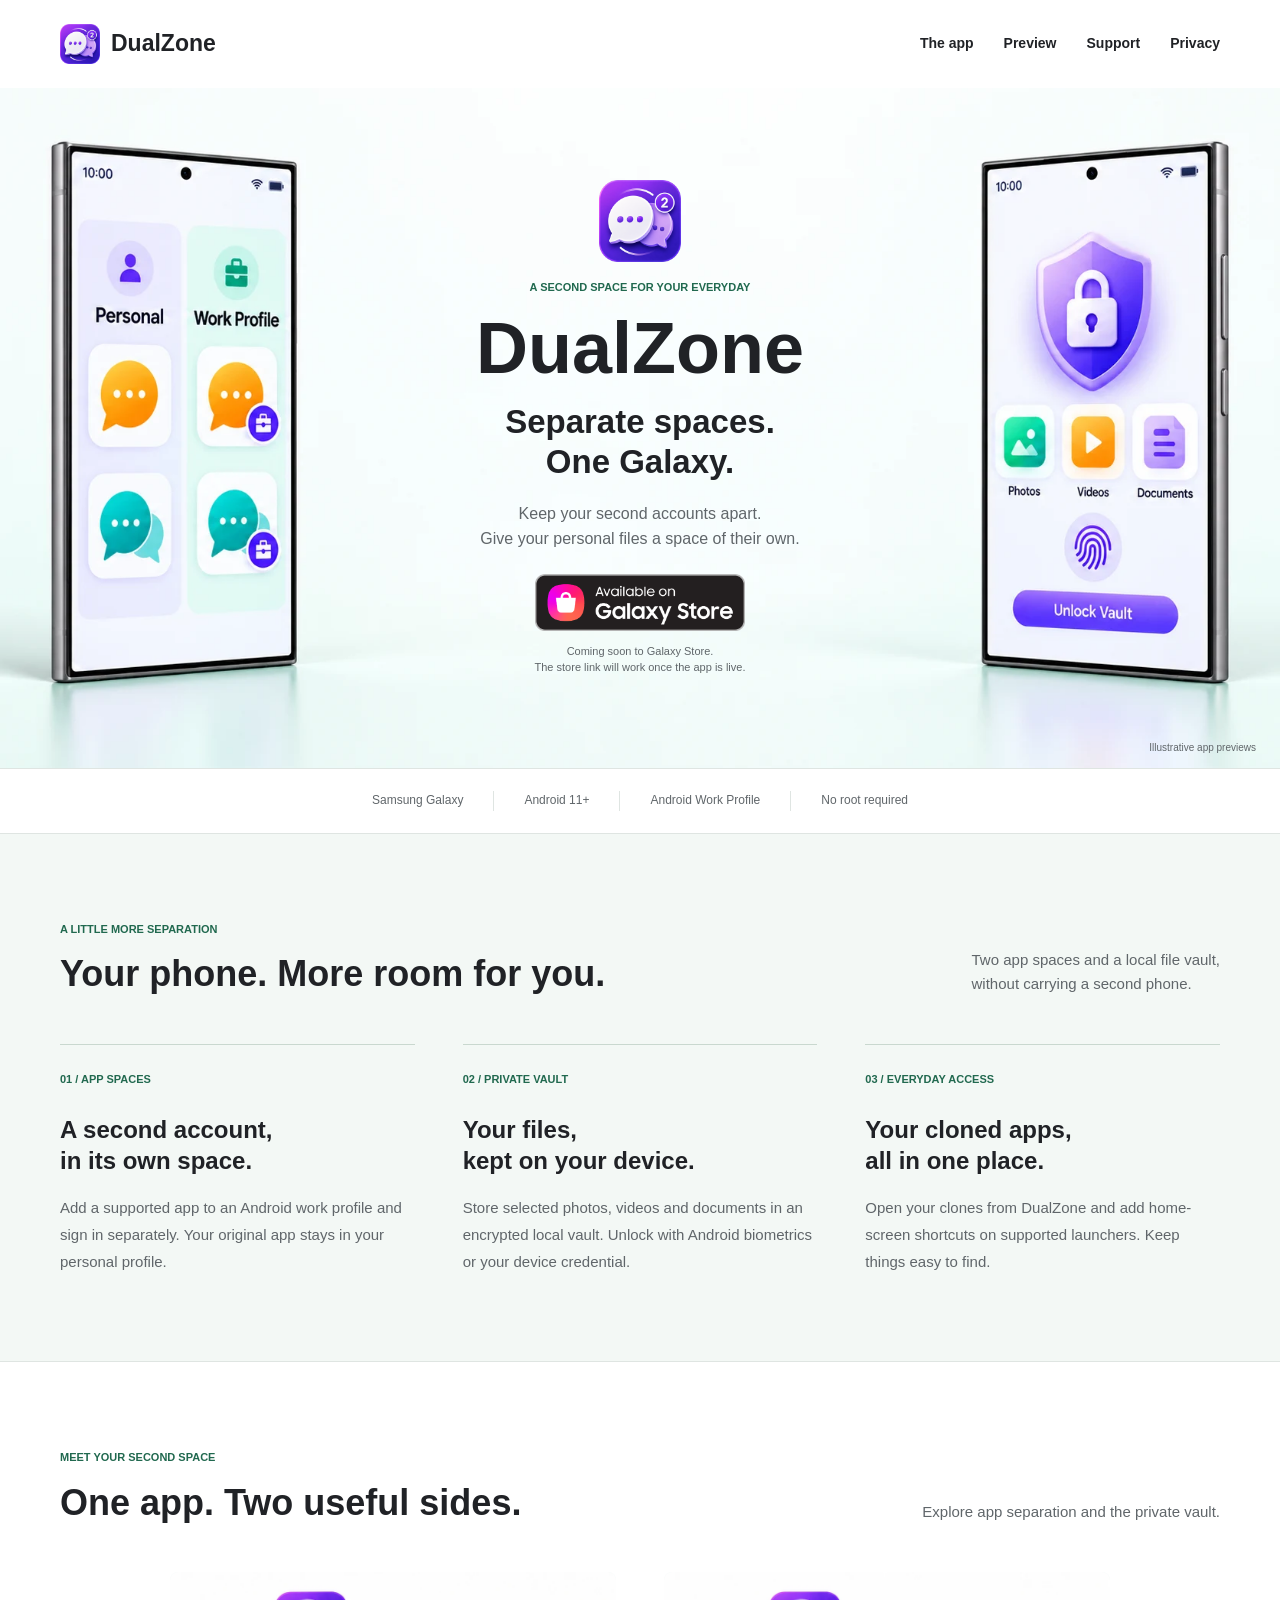
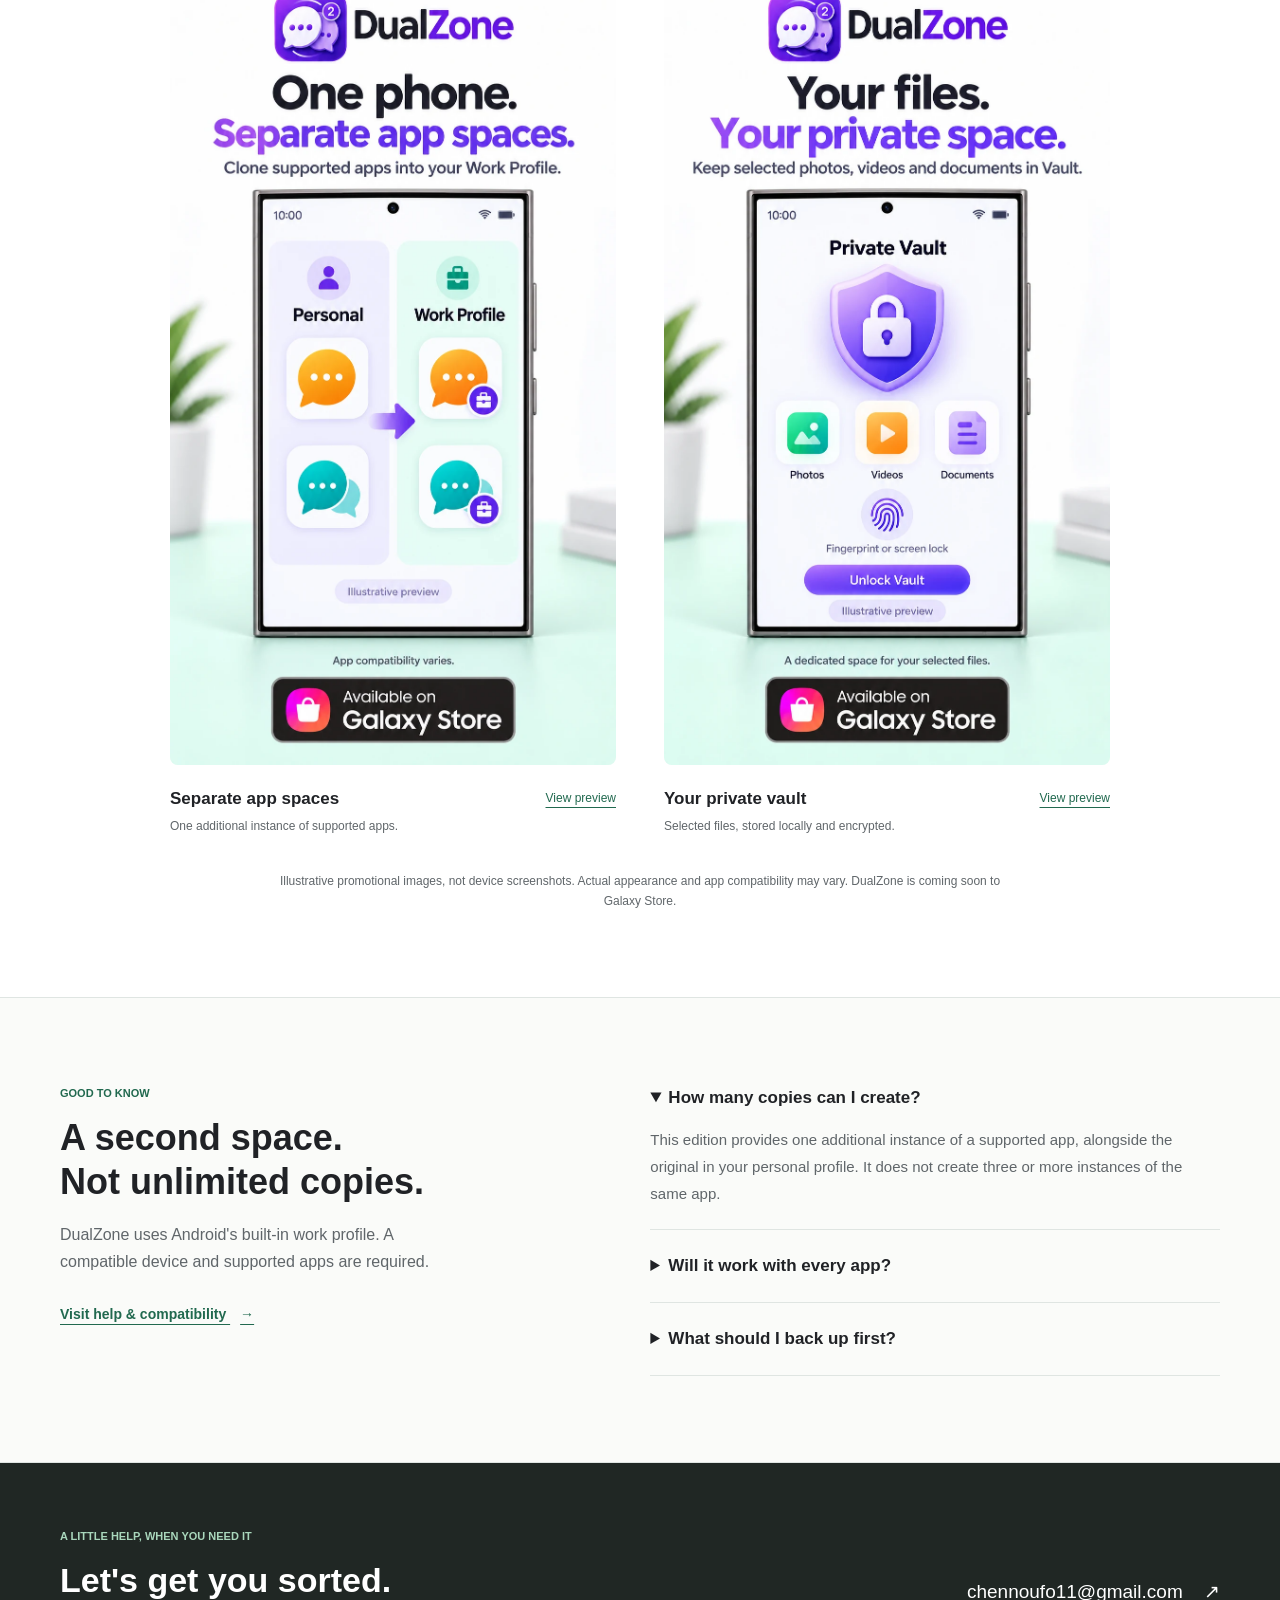
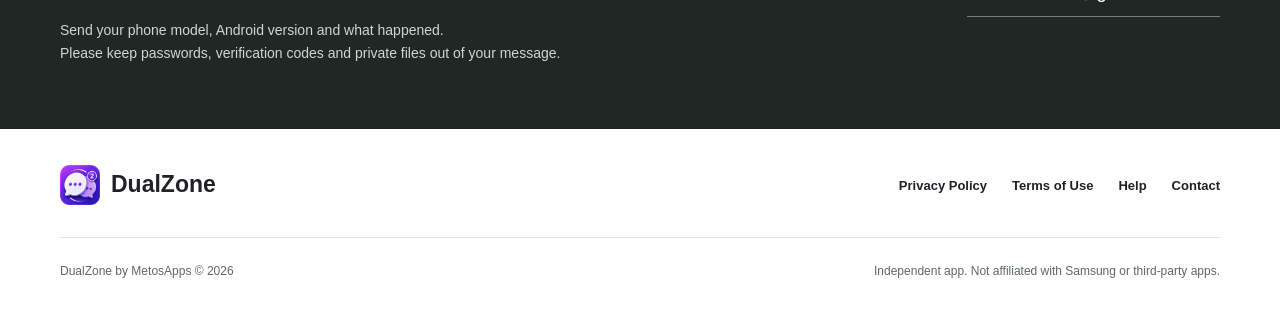
<file: docs/index.html>
<!doctype html>
<html lang="en">
<head>
  <meta charset="utf-8">
  <meta name="viewport" content="width=device-width, initial-scale=1">
  <title>DualZone | Separate spaces. One Galaxy.</title>
  <meta name="description" content="A second space for supported apps and an encrypted local file vault. Discover DualZone for Samsung Galaxy, get support, and read our privacy policy.">
  <meta name="theme-color" content="#f5faf8">
  <link rel="icon" href="assets/icon.png">
  <link rel="stylesheet" href="style.css">
  <link rel="canonical" href="https://metosapps.github.io/dualzone-samsung-config/">
  <meta property="og:title" content="DualZone | Separate spaces. One Galaxy.">
  <meta property="og:description" content="Keep your everyday and second accounts apart, with a local vault for selected files. Coming soon to Galaxy Store.">
  <meta property="og:image" content="https://metosapps.github.io/dualzone-samsung-config/assets/icon.png">
  <script src="site.js" defer></script>
</head>
<body>
  <a class="skip" href="#main">Skip to content</a>
  <header>
    <a class="brand" href="./" aria-label="DualZone home"><img src="assets/icon.png" width="40" height="40" alt="">DualZone</a>
    <nav aria-label="Main navigation"><a href="#features">The app</a><a href="#preview">Preview</a><a href="#support">Support</a><a href="privacy.html">Privacy</a></nav>
  </header>
  <main id="main">
    <section class="hero" aria-labelledby="hero-title">
      <img class="hero-scene" src="assets/hero.webp" width="1672" height="941" alt="" fetchpriority="high">
      <div class="hero-copy">
        <img class="hero-icon" src="assets/icon.png" width="100" height="100" alt="DualZone icon: two purple chat bubbles and a number two badge">
        <p class="eyebrow">A second space for your everyday</p>
        <h1 id="hero-title">DualZone</h1>
        <p class="hero-tagline">Separate spaces.<br> One Galaxy.</p>
        <p class="intro">Keep your second accounts apart.<br>Give your personal files a space of their own.</p>
        <a class="store-link" href="https://galaxystore.samsung.com/detail/com.dualzone.app" target="_blank" rel="noopener noreferrer" aria-label="Visit DualZone on Galaxy Store, coming soon, opens in a new tab" aria-describedby="store-status"><img src="assets/galaxy-store.png" width="652" height="177" alt="Galaxy Store"></a>
        <p class="store-status" id="store-status">Coming soon to Galaxy Store.<br>The store link will work once the app is live.</p>
      </div>
      <p class="scene-label">Illustrative app previews</p>
    </section>
    <div class="facts" aria-label="App requirements and features"><span>Samsung Galaxy</span><span>Android 11+</span><span>Android Work Profile</span><span>No root required</span></div>
    <section class="section features" id="features" aria-labelledby="features-title">
      <div class="wrap">
        <div class="section-heading"><div><p class="eyebrow">A little more separation</p><h2 id="features-title">Your phone. More room for you.</h2></div><p>Two app spaces and a local file vault,<br class="desktop-break"> without carrying a second phone.</p></div>
        <div class="columns">
          <article><span class="number">01 / APP SPACES</span><h3>A second account,<br>in its own space.</h3><p>Add a supported app to an Android work profile and sign in separately. Your original app stays in your personal profile.</p></article>
          <article><span class="number">02 / PRIVATE VAULT</span><h3>Your files,<br>kept on your device.</h3><p>Store selected photos, videos and documents in an encrypted local vault. Unlock with Android biometrics or your device credential.</p></article>
          <article><span class="number">03 / EVERYDAY ACCESS</span><h3>Your cloned apps,<br>all in one place.</h3><p>Open your clones from DualZone and add home-screen shortcuts on supported launchers. Keep things easy to find.</p></article>
        </div>
      </div>
    </section>
    <section class="section showcase" id="preview" aria-labelledby="preview-title">
      <div class="wrap">
        <div class="section-heading"><div><p class="eyebrow">Meet your second space</p><h2 id="preview-title">One app. Two useful sides.</h2></div><p>Explore app separation and the private vault.</p></div>
        <div class="preview-grid">
          <figure>
            <a class="preview-link" href="assets/app-spaces.webp" data-preview data-title="Separate app spaces" aria-label="Enlarge the separate app spaces preview"><img src="assets/app-spaces.webp" width="941" height="1672" alt="Illustrative Samsung Galaxy mockup showing separate Personal and Work Profile app spaces" loading="lazy"></a>
            <figcaption><span><strong>Separate app spaces</strong><span>One additional instance of supported apps.</span></span><a href="assets/app-spaces.webp" data-preview data-title="Separate app spaces">View preview</a></figcaption>
          </figure>
          <figure>
            <a class="preview-link" href="assets/private-vault.webp" data-preview data-title="Your private vault" aria-label="Enlarge the private vault preview"><img src="assets/private-vault.webp" width="941" height="1672" alt="Illustrative Samsung Galaxy mockup showing a vault for photos, videos and documents, with device authentication" loading="lazy"></a>
            <figcaption><span><strong>Your private vault</strong><span>Selected files, stored locally and encrypted.</span></span><a href="assets/private-vault.webp" data-preview data-title="Your private vault">View preview</a></figcaption>
          </figure>
        </div>
        <p class="preview-disclaimer">Illustrative promotional images, not device screenshots. Actual appearance and app compatibility may vary. DualZone is coming soon to Galaxy Store.</p>
      </div>
    </section>
    <section class="section before-start" aria-labelledby="start-title">
      <div class="wrap info-grid">
        <div><p class="eyebrow">Good to know</p><h2 id="start-title">A second space.<br>Not unlimited copies.</h2><p>DualZone uses Android's built-in work profile. A compatible device and supported apps are required.</p><a class="text-link" href="help.html">Visit help &amp; compatibility <span aria-hidden="true">&rarr;</span></a></div>
        <div class="faq">
          <details open><summary>How many copies can I create?</summary><p>This edition provides one additional instance of a supported app, alongside the original in your personal profile. It does not create three or more instances of the same app.</p></details>
          <details><summary>Will it work with every app?</summary><p>No. App policies, Samsung device settings, Android restrictions or an existing managed work profile can affect compatibility. DualZone does not bypass third-party account restrictions.</p></details>
          <details><summary>What should I back up first?</summary><p>Removing the work profile deletes its apps and data. Export important vault files before clearing DualZone's data or uninstalling. Importing a file into the vault leaves the original in place. The vault is not a cloud backup.</p></details>
        </div>
      </div>
    </section>
    <section class="support-section" id="support" aria-labelledby="support-title">
      <div class="wrap support-inner"><div><p class="eyebrow">A little help, when you need it</p><h2 id="support-title">Let's get you sorted.</h2><p>Send your phone model, Android version and what happened.<br>Please keep passwords, verification codes and private files out of your message.</p></div><a class="contact" href="mailto:chennoufo11@gmail.com">chennoufo11@gmail.com <span aria-hidden="true">&nearr;</span></a></div>
    </section>
  </main>
  <footer>
    <div class="footer-top"><a class="brand" href="./"><img src="assets/icon.png" width="36" height="36" alt="">DualZone</a><nav aria-label="Legal and support"><a href="privacy.html">Privacy Policy</a><a href="terms.html">Terms of Use</a><a href="help.html">Help</a><a href="mailto:chennoufo11@gmail.com">Contact</a></nav></div>
    <div class="footer-bottom"><span>DualZone by MetosApps &copy; 2026</span><span>Independent app. Not affiliated with Samsung or third-party apps.</span></div>
  </footer>
  <dialog class="image-dialog" aria-labelledby="preview-dialog-title"><div class="dialog-toolbar"><h2 id="preview-dialog-title">App preview</h2><form method="dialog"><button type="submit" autofocus>Close</button></form></div><img class="dialog-image" alt=""><p>Illustrative preview. Actual appearance may vary.</p></dialog>
</body>
</html>
</file>
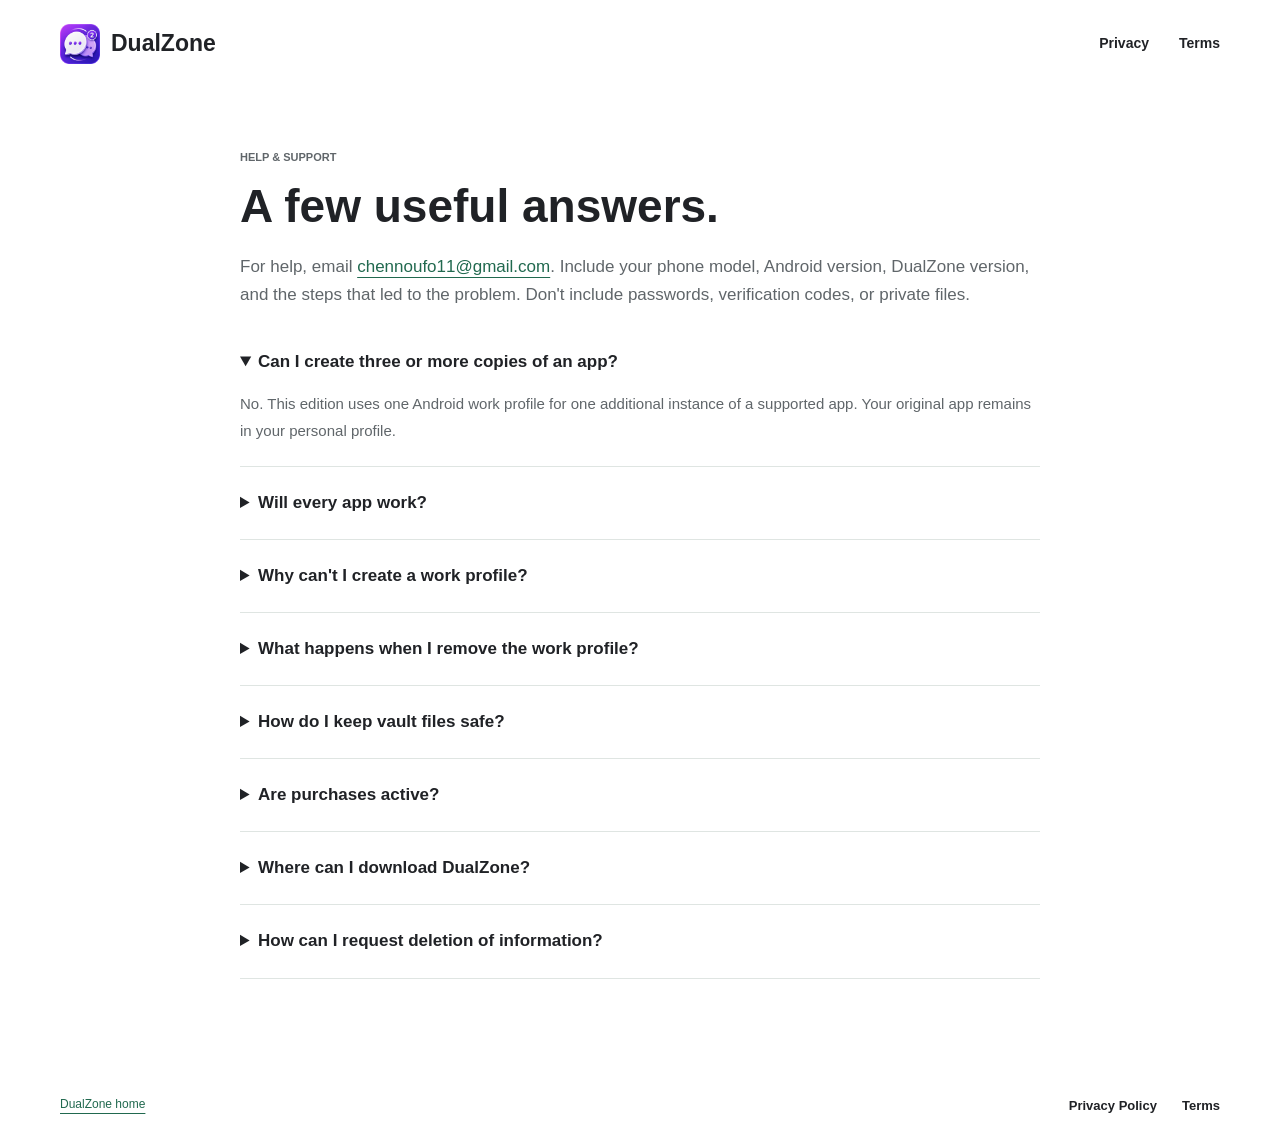
<file: docs/help.html>
<!doctype html>
<html lang="en"><head><meta charset="utf-8"><meta name="viewport" content="width=device-width,initial-scale=1"><title>Help &amp; Support | DualZone</title><meta name="description" content="DualZone compatibility, work profile and vault safety, plus contact details."><link rel="icon" href="assets/icon.png"><link rel="stylesheet" href="style.css"></head><body><a class="skip" href="#main">Skip to content</a><header><a class="brand" href="./"><img src="assets/icon.png" width="40" height="40" alt="">DualZone</a><nav aria-label="Main navigation"><a href="privacy.html">Privacy</a><a href="terms.html">Terms</a></nav></header><main id="main" class="wrap legal"><p class="eyebrow">Help &amp; support</p><h1>A few useful answers.</h1><p>For help, email <a href="mailto:chennoufo11@gmail.com">chennoufo11@gmail.com</a>. Include your phone model, Android version, DualZone version, and the steps that led to the problem. Don't include passwords, verification codes, or private files.</p>
<details open><summary>Can I create three or more copies of an app?</summary><p>No. This edition uses one Android work profile for one additional instance of a supported app. Your original app remains in your personal profile.</p></details>
<details><summary>Will every app work?</summary><p>No. Compatibility depends on the device and the app. Some apps restrict managed profiles, require services that are unavailable there, or apply their own account limitations. DualZone cannot bypass those restrictions.</p></details>
<details><summary>Why can't I create a work profile?</summary><p>Android 11 or later is required. An existing managed profile, employer policy, device restrictions, or manufacturer limitations can prevent setup. Do not remove an employer-managed profile without authorization. Send the displayed error and your phone model to support.</p></details>
<details><summary>What happens when I remove the work profile?</summary><p>Android deletes its apps and their data. This is not the same as closing DualZone. Use each app's backup or export options first. Your personal-profile apps remain separate.</p></details>
<details><summary>How do I keep vault files safe?</summary><p>Set a device PIN, pattern, or password and use Android authentication to unlock the vault. Keep independent backups. Import does not remove the original file; export creates a decrypted copy. Export important files before clearing app data or uninstalling. Support cannot recover lost encryption keys.</p></details>
<details><summary>Are purchases active?</summary><p>No. The current Samsung edition does not offer an active purchase flow. Future products and prices, if introduced, will be shown before you confirm anything through the store.</p></details>
<details><summary>Where can I download DualZone?</summary><p>DualZone is coming soon to Galaxy Store. <a href="https://galaxystore.samsung.com/detail/com.dualzone.app" target="_blank" rel="noopener noreferrer">Open the DualZone store listing</a> once the app is live. Until then, the store link may show an unavailable page. We do not distribute self-updating APKs through this website.</p></details>
<details><summary>How can I request deletion of information?</summary><p>Local files and app data can be removed on your device. Email support about messages or other information you sent us. For information held by a cloned app, contact that app's provider. See our <a href="privacy.html">Privacy Policy</a> for details.</p></details></main><footer><a href="./">DualZone home</a><nav aria-label="Legal and support"><a href="privacy.html">Privacy Policy</a><a href="terms.html">Terms</a></nav></footer></body></html>
</file>
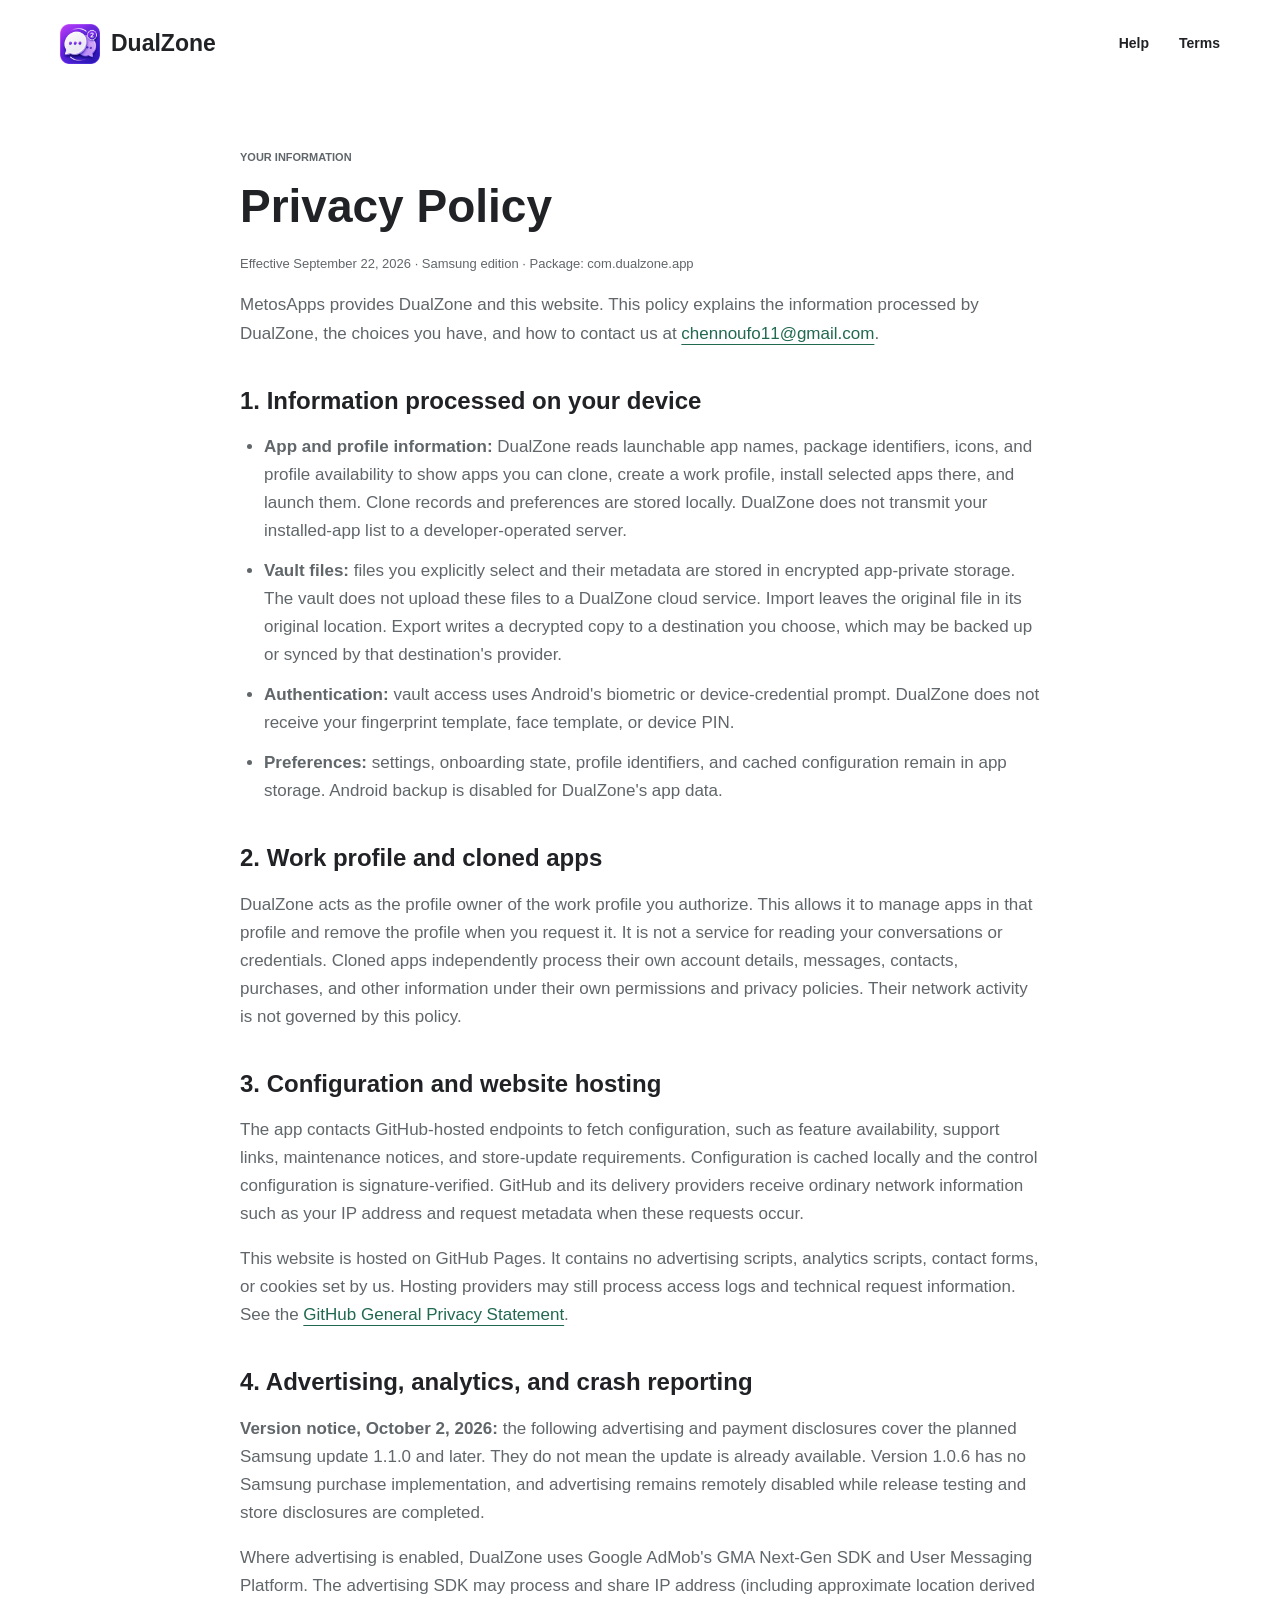
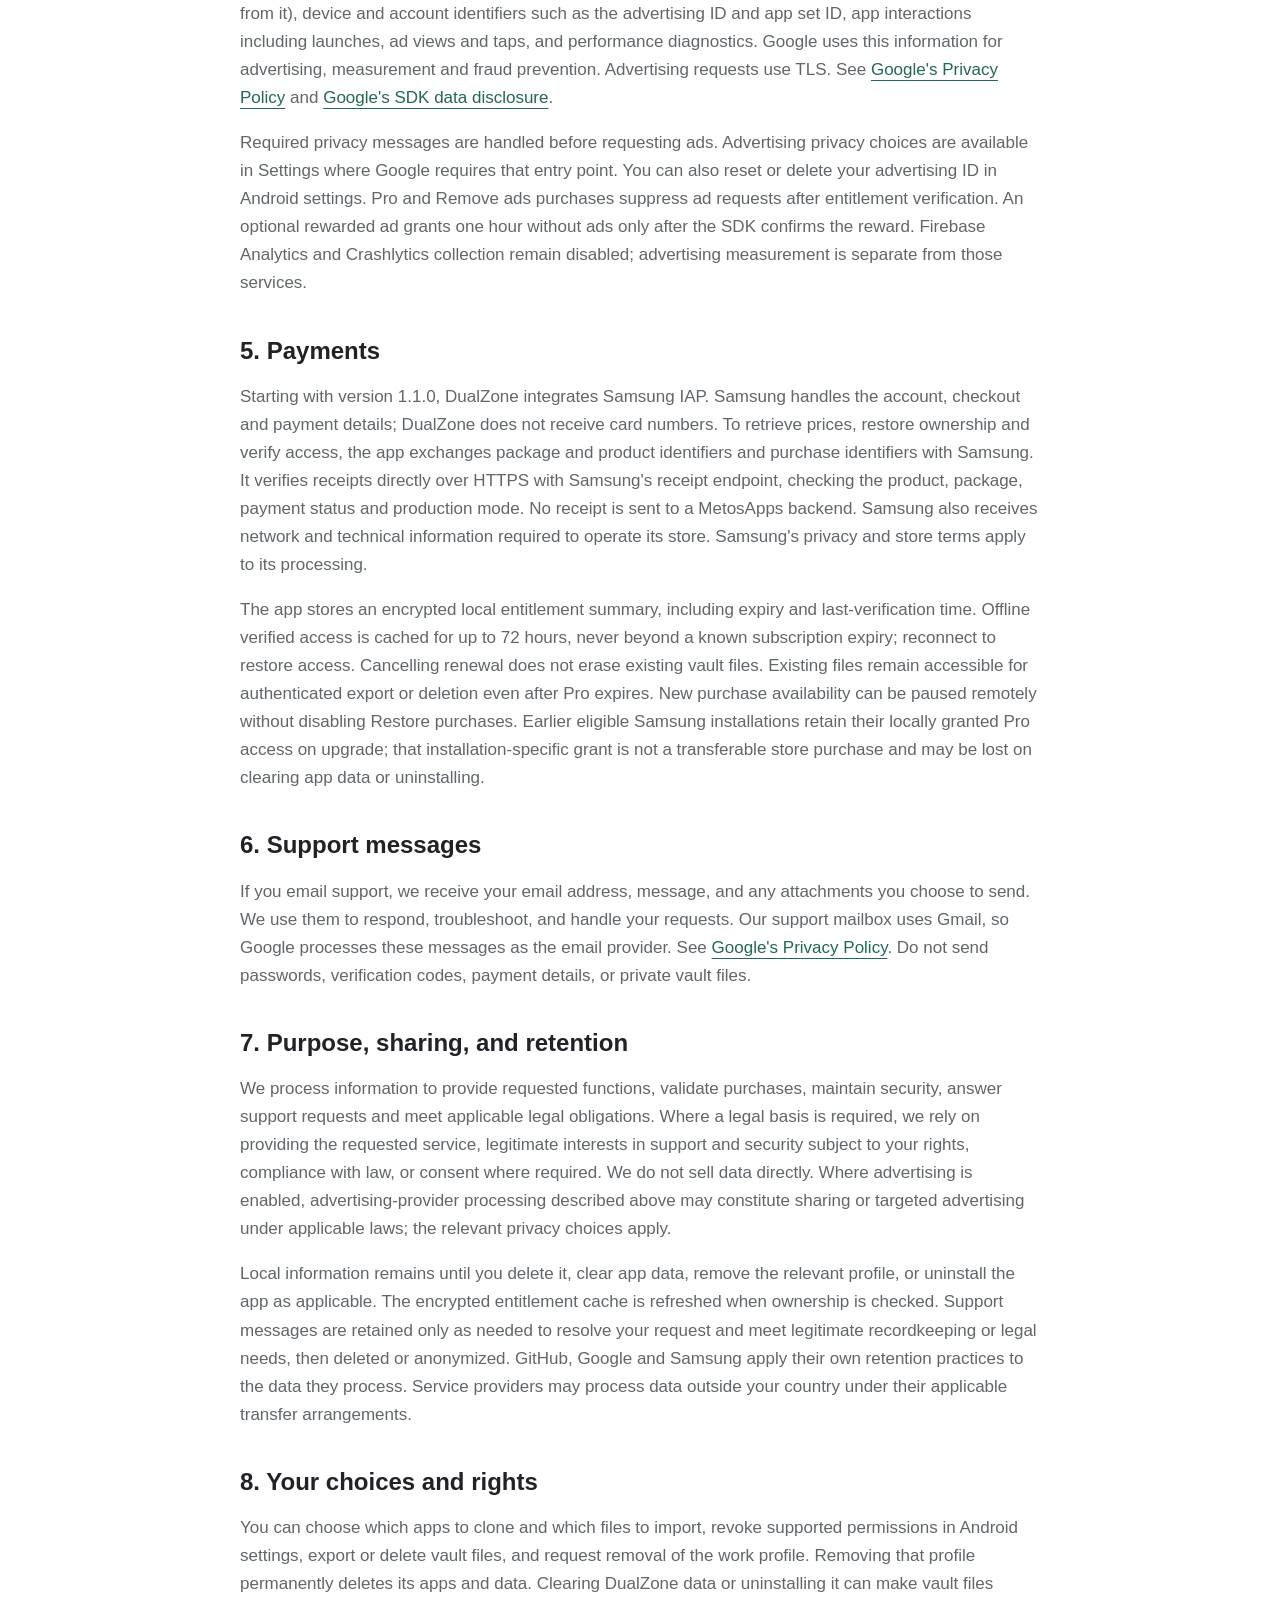
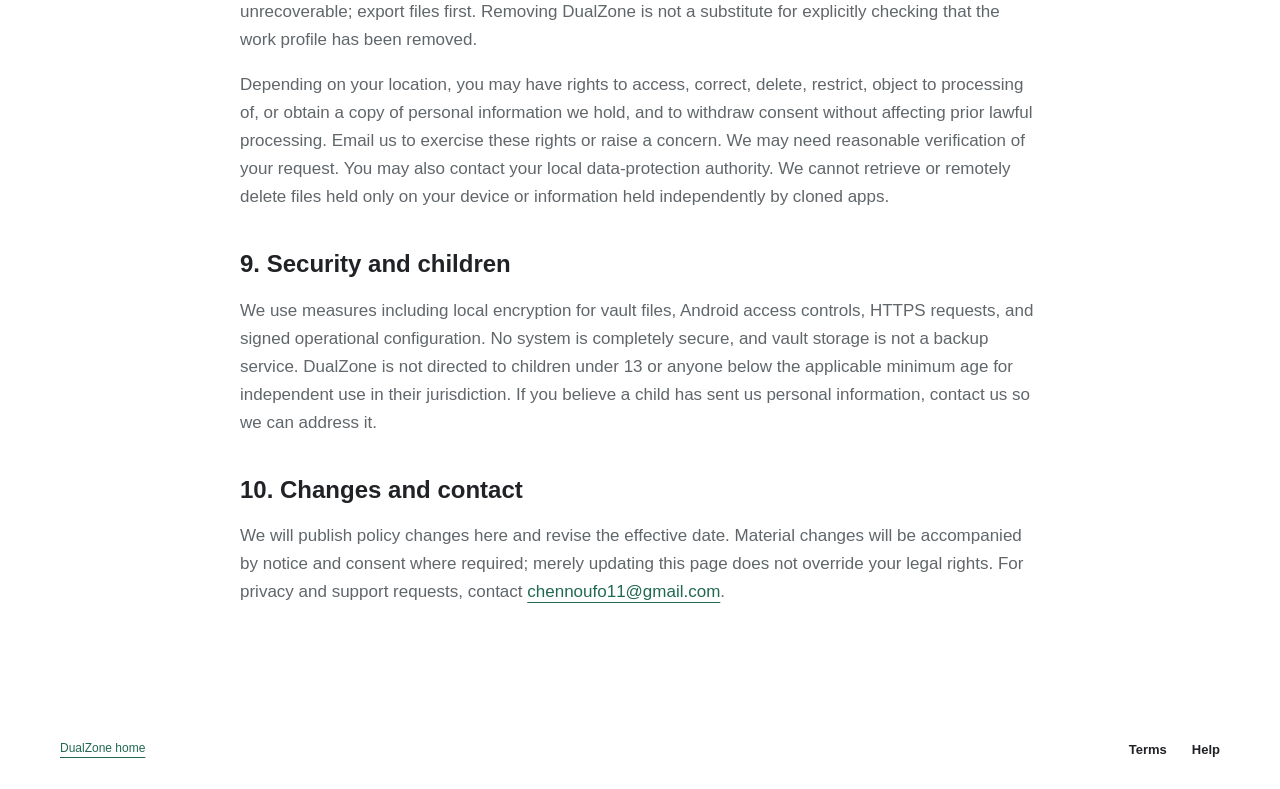
<file: docs/privacy.html>
<!doctype html>
<html lang="en"><head><meta charset="utf-8"><meta name="viewport" content="width=device-width,initial-scale=1"><title>Privacy Policy | DualZone</title><meta name="description" content="How DualZone handles local app information, vault files, configuration requests, and support messages."><link rel="icon" href="assets/icon.png"><link rel="stylesheet" href="style.css"><link rel="canonical" href="https://metosapps.github.io/dualzone-samsung-config/privacy.html"></head>
<body><a class="skip" href="#main">Skip to content</a><header><a class="brand" href="./"><img src="assets/icon.png" width="40" height="40" alt="">DualZone</a><nav aria-label="Main navigation"><a href="help.html">Help</a><a href="terms.html">Terms</a></nav></header><main id="main" class="wrap legal"><p class="eyebrow">Your information</p><h1>Privacy Policy</h1><p class="meta">Effective September 22, 2026 &middot; Samsung edition &middot; Package: com.dualzone.app</p>
<p>MetosApps provides DualZone and this website. This policy explains the information processed by DualZone, the choices you have, and how to contact us at <a href="mailto:chennoufo11@gmail.com">chennoufo11@gmail.com</a>.</p>
<h2>1. Information processed on your device</h2><ul><li><strong>App and profile information:</strong> DualZone reads launchable app names, package identifiers, icons, and profile availability to show apps you can clone, create a work profile, install selected apps there, and launch them. Clone records and preferences are stored locally. DualZone does not transmit your installed-app list to a developer-operated server.</li><li><strong>Vault files:</strong> files you explicitly select and their metadata are stored in encrypted app-private storage. The vault does not upload these files to a DualZone cloud service. Import leaves the original file in its original location. Export writes a decrypted copy to a destination you choose, which may be backed up or synced by that destination's provider.</li><li><strong>Authentication:</strong> vault access uses Android's biometric or device-credential prompt. DualZone does not receive your fingerprint template, face template, or device PIN.</li><li><strong>Preferences:</strong> settings, onboarding state, profile identifiers, and cached configuration remain in app storage. Android backup is disabled for DualZone's app data.</li></ul>
<h2>2. Work profile and cloned apps</h2><p>DualZone acts as the profile owner of the work profile you authorize. This allows it to manage apps in that profile and remove the profile when you request it. It is not a service for reading your conversations or credentials. Cloned apps independently process their own account details, messages, contacts, purchases, and other information under their own permissions and privacy policies. Their network activity is not governed by this policy.</p>
<h2>3. Configuration and website hosting</h2><p>The app contacts GitHub-hosted endpoints to fetch configuration, such as feature availability, support links, maintenance notices, and store-update requirements. Configuration is cached locally and the control configuration is signature-verified. GitHub and its delivery providers receive ordinary network information such as your IP address and request metadata when these requests occur.</p><p>This website is hosted on GitHub Pages. It contains no advertising scripts, analytics scripts, contact forms, or cookies set by us. Hosting providers may still process access logs and technical request information. See the <a href="https://docs.github.com/en/site-policy/privacy-policies/github-general-privacy-statement">GitHub General Privacy Statement</a>.</p>
<h2>4. Advertising, analytics, and crash reporting</h2><p><strong>Version notice, October 2, 2026:</strong> the following advertising and payment disclosures cover the planned Samsung update 1.1.0 and later. They do not mean the update is already available. Version 1.0.6 has no Samsung purchase implementation, and advertising remains remotely disabled while release testing and store disclosures are completed.</p><p>Where advertising is enabled, DualZone uses Google AdMob's GMA Next-Gen SDK and User Messaging Platform. The advertising SDK may process and share IP address (including approximate location derived from it), device and account identifiers such as the advertising ID and app set ID, app interactions including launches, ad views and taps, and performance diagnostics. Google uses this information for advertising, measurement and fraud prevention. Advertising requests use TLS. See <a href="https://policies.google.com/privacy">Google's Privacy Policy</a> and <a href="https://developers.google.com/admob/android/next-gen/privacy/play-data-disclosure">Google's SDK data disclosure</a>.</p><p>Required privacy messages are handled before requesting ads. Advertising privacy choices are available in Settings where Google requires that entry point. You can also reset or delete your advertising ID in Android settings. Pro and Remove ads purchases suppress ad requests after entitlement verification. An optional rewarded ad grants one hour without ads only after the SDK confirms the reward. Firebase Analytics and Crashlytics collection remain disabled; advertising measurement is separate from those services.</p>
<h2>5. Payments</h2><p>Starting with version 1.1.0, DualZone integrates Samsung IAP. Samsung handles the account, checkout and payment details; DualZone does not receive card numbers. To retrieve prices, restore ownership and verify access, the app exchanges package and product identifiers and purchase identifiers with Samsung. It verifies receipts directly over HTTPS with Samsung's receipt endpoint, checking the product, package, payment status and production mode. No receipt is sent to a MetosApps backend. Samsung also receives network and technical information required to operate its store. Samsung's privacy and store terms apply to its processing.</p><p>The app stores an encrypted local entitlement summary, including expiry and last-verification time. Offline verified access is cached for up to 72 hours, never beyond a known subscription expiry; reconnect to restore access. Cancelling renewal does not erase existing vault files. Existing files remain accessible for authenticated export or deletion even after Pro expires. New purchase availability can be paused remotely without disabling Restore purchases. Earlier eligible Samsung installations retain their locally granted Pro access on upgrade; that installation-specific grant is not a transferable store purchase and may be lost on clearing app data or uninstalling.</p>
<h2>6. Support messages</h2><p>If you email support, we receive your email address, message, and any attachments you choose to send. We use them to respond, troubleshoot, and handle your requests. Our support mailbox uses Gmail, so Google processes these messages as the email provider. See <a href="https://policies.google.com/privacy">Google's Privacy Policy</a>. Do not send passwords, verification codes, payment details, or private vault files.</p>
<h2>7. Purpose, sharing, and retention</h2><p>We process information to provide requested functions, validate purchases, maintain security, answer support requests and meet applicable legal obligations. Where a legal basis is required, we rely on providing the requested service, legitimate interests in support and security subject to your rights, compliance with law, or consent where required. We do not sell data directly. Where advertising is enabled, advertising-provider processing described above may constitute sharing or targeted advertising under applicable laws; the relevant privacy choices apply.</p><p>Local information remains until you delete it, clear app data, remove the relevant profile, or uninstall the app as applicable. The encrypted entitlement cache is refreshed when ownership is checked. Support messages are retained only as needed to resolve your request and meet legitimate recordkeeping or legal needs, then deleted or anonymized. GitHub, Google and Samsung apply their own retention practices to the data they process. Service providers may process data outside your country under their applicable transfer arrangements.</p>
<h2>8. Your choices and rights</h2><p>You can choose which apps to clone and which files to import, revoke supported permissions in Android settings, export or delete vault files, and request removal of the work profile. Removing that profile permanently deletes its apps and data. Clearing DualZone data or uninstalling it can make vault files unrecoverable; export files first. Removing DualZone is not a substitute for explicitly checking that the work profile has been removed.</p><p>Depending on your location, you may have rights to access, correct, delete, restrict, object to processing of, or obtain a copy of personal information we hold, and to withdraw consent without affecting prior lawful processing. Email us to exercise these rights or raise a concern. We may need reasonable verification of your request. You may also contact your local data-protection authority. We cannot retrieve or remotely delete files held only on your device or information held independently by cloned apps.</p>
<h2>9. Security and children</h2><p>We use measures including local encryption for vault files, Android access controls, HTTPS requests, and signed operational configuration. No system is completely secure, and vault storage is not a backup service. DualZone is not directed to children under 13 or anyone below the applicable minimum age for independent use in their jurisdiction. If you believe a child has sent us personal information, contact us so we can address it.</p>
<h2>10. Changes and contact</h2><p>We will publish policy changes here and revise the effective date. Material changes will be accompanied by notice and consent where required; merely updating this page does not override your legal rights. For privacy and support requests, contact <a href="mailto:chennoufo11@gmail.com">chennoufo11@gmail.com</a>.</p></main><footer><a href="./">DualZone home</a><nav aria-label="Legal and support"><a href="terms.html">Terms</a><a href="help.html">Help</a></nav></footer></body></html>
</file>
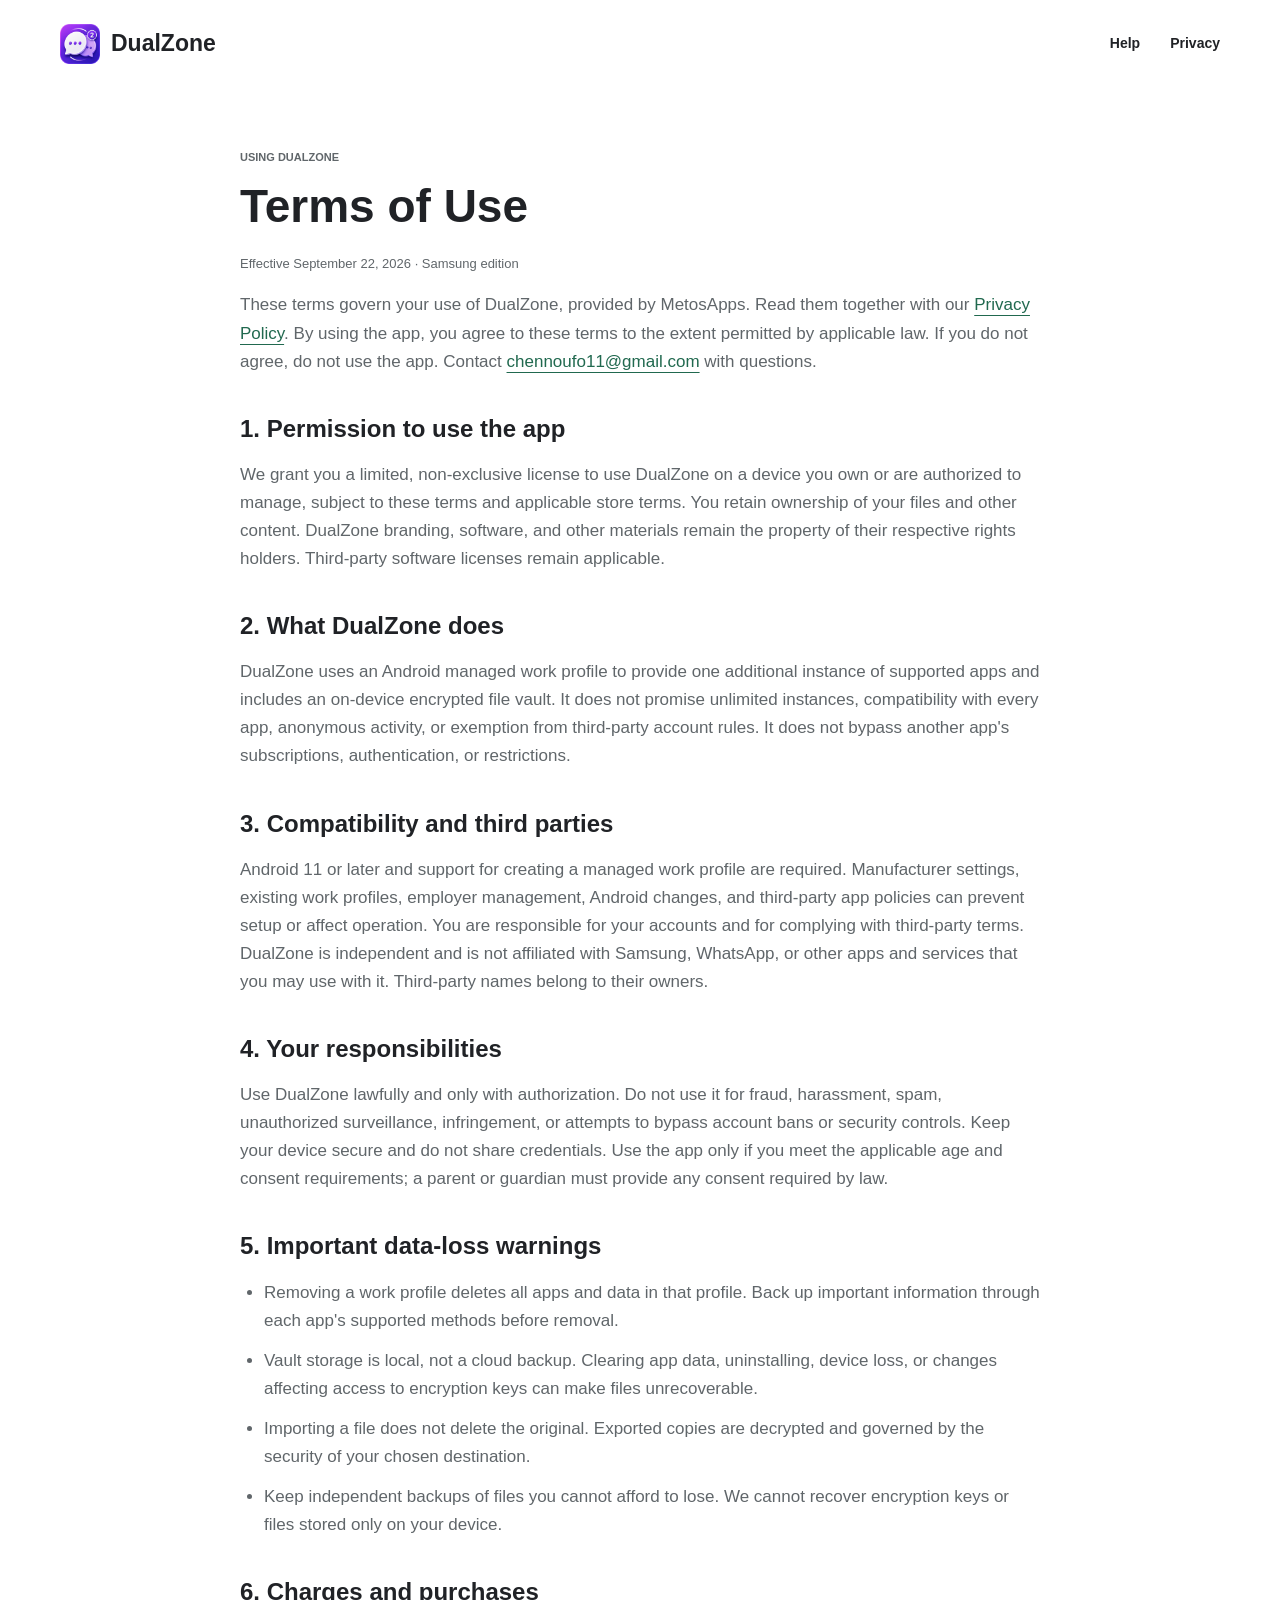
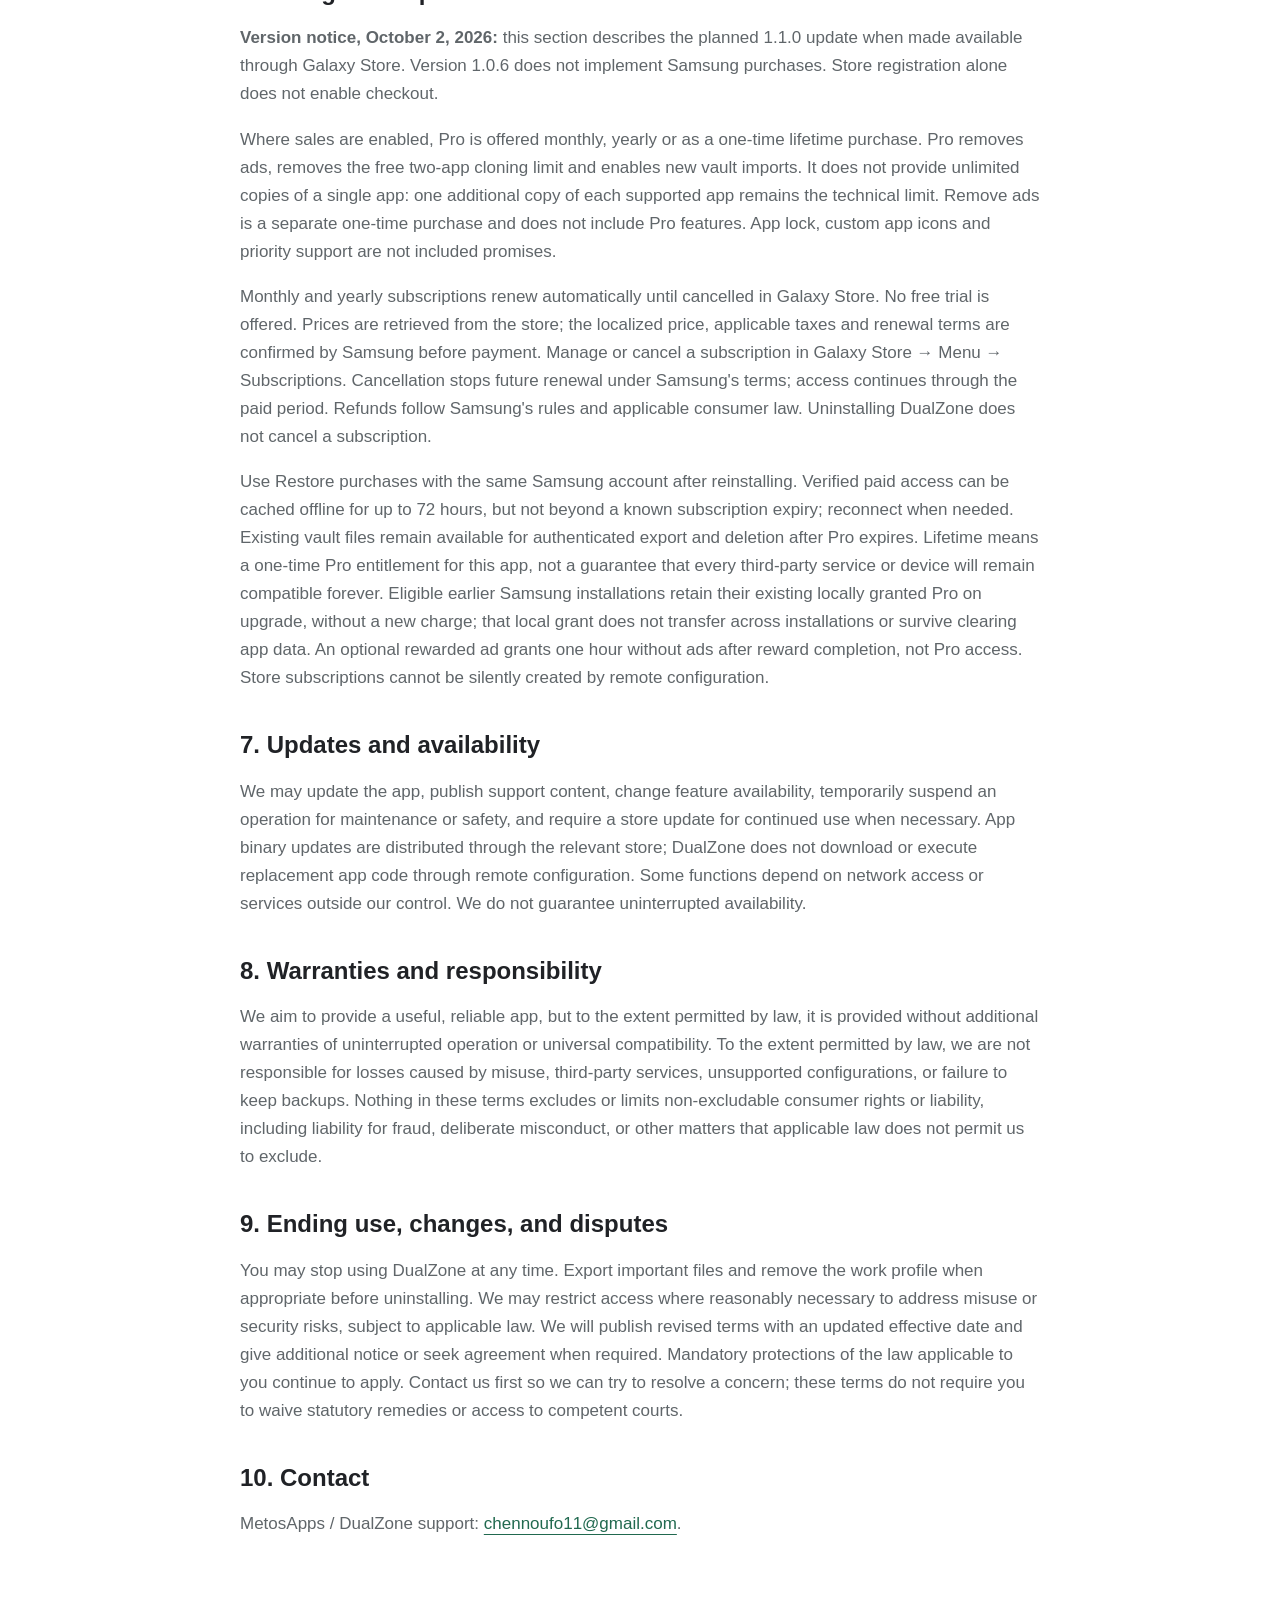
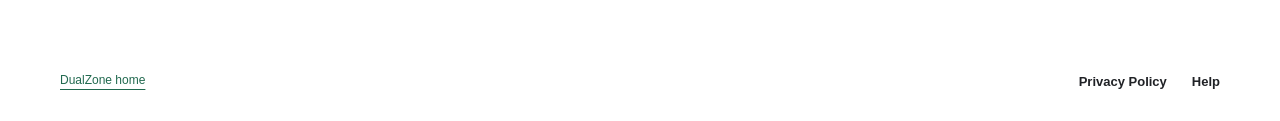
<file: docs/terms.html>
<!doctype html>
<html lang="en"><head><meta charset="utf-8"><meta name="viewport" content="width=device-width,initial-scale=1"><title>Terms of Use | DualZone</title><meta name="description" content="DualZone terms, compatibility limitations, work profile data safety, and support information."><link rel="icon" href="assets/icon.png"><link rel="stylesheet" href="style.css"><link rel="canonical" href="https://metosapps.github.io/dualzone-samsung-config/terms.html"></head>
<body><a class="skip" href="#main">Skip to content</a><header><a class="brand" href="./"><img src="assets/icon.png" width="40" height="40" alt="">DualZone</a><nav aria-label="Main navigation"><a href="help.html">Help</a><a href="privacy.html">Privacy</a></nav></header><main id="main" class="wrap legal"><p class="eyebrow">Using DualZone</p><h1>Terms of Use</h1><p class="meta">Effective September 22, 2026 &middot; Samsung edition</p>
<p>These terms govern your use of DualZone, provided by MetosApps. Read them together with our <a href="privacy.html">Privacy Policy</a>. By using the app, you agree to these terms to the extent permitted by applicable law. If you do not agree, do not use the app. Contact <a href="mailto:chennoufo11@gmail.com">chennoufo11@gmail.com</a> with questions.</p>
<h2>1. Permission to use the app</h2><p>We grant you a limited, non-exclusive license to use DualZone on a device you own or are authorized to manage, subject to these terms and applicable store terms. You retain ownership of your files and other content. DualZone branding, software, and other materials remain the property of their respective rights holders. Third-party software licenses remain applicable.</p>
<h2>2. What DualZone does</h2><p>DualZone uses an Android managed work profile to provide one additional instance of supported apps and includes an on-device encrypted file vault. It does not promise unlimited instances, compatibility with every app, anonymous activity, or exemption from third-party account rules. It does not bypass another app's subscriptions, authentication, or restrictions.</p>
<h2>3. Compatibility and third parties</h2><p>Android 11 or later and support for creating a managed work profile are required. Manufacturer settings, existing work profiles, employer management, Android changes, and third-party app policies can prevent setup or affect operation. You are responsible for your accounts and for complying with third-party terms. DualZone is independent and is not affiliated with Samsung, WhatsApp, or other apps and services that you may use with it. Third-party names belong to their owners.</p>
<h2>4. Your responsibilities</h2><p>Use DualZone lawfully and only with authorization. Do not use it for fraud, harassment, spam, unauthorized surveillance, infringement, or attempts to bypass account bans or security controls. Keep your device secure and do not share credentials. Use the app only if you meet the applicable age and consent requirements; a parent or guardian must provide any consent required by law.</p>
<h2>5. Important data-loss warnings</h2><ul><li>Removing a work profile deletes all apps and data in that profile. Back up important information through each app's supported methods before removal.</li><li>Vault storage is local, not a cloud backup. Clearing app data, uninstalling, device loss, or changes affecting access to encryption keys can make files unrecoverable.</li><li>Importing a file does not delete the original. Exported copies are decrypted and governed by the security of your chosen destination.</li><li>Keep independent backups of files you cannot afford to lose. We cannot recover encryption keys or files stored only on your device.</li></ul>
<h2>6. Charges and purchases</h2><p><strong>Version notice, October 2, 2026:</strong> this section describes the planned 1.1.0 update when made available through Galaxy Store. Version 1.0.6 does not implement Samsung purchases. Store registration alone does not enable checkout.</p><p>Where sales are enabled, Pro is offered monthly, yearly or as a one-time lifetime purchase. Pro removes ads, removes the free two-app cloning limit and enables new vault imports. It does not provide unlimited copies of a single app: one additional copy of each supported app remains the technical limit. Remove ads is a separate one-time purchase and does not include Pro features. App lock, custom app icons and priority support are not included promises.</p><p>Monthly and yearly subscriptions renew automatically until cancelled in Galaxy Store. No free trial is offered. Prices are retrieved from the store; the localized price, applicable taxes and renewal terms are confirmed by Samsung before payment. Manage or cancel a subscription in Galaxy Store &rarr; Menu &rarr; Subscriptions. Cancellation stops future renewal under Samsung's terms; access continues through the paid period. Refunds follow Samsung's rules and applicable consumer law. Uninstalling DualZone does not cancel a subscription.</p><p>Use Restore purchases with the same Samsung account after reinstalling. Verified paid access can be cached offline for up to 72 hours, but not beyond a known subscription expiry; reconnect when needed. Existing vault files remain available for authenticated export and deletion after Pro expires. Lifetime means a one-time Pro entitlement for this app, not a guarantee that every third-party service or device will remain compatible forever. Eligible earlier Samsung installations retain their existing locally granted Pro on upgrade, without a new charge; that local grant does not transfer across installations or survive clearing app data. An optional rewarded ad grants one hour without ads after reward completion, not Pro access. Store subscriptions cannot be silently created by remote configuration.</p>
<h2>7. Updates and availability</h2><p>We may update the app, publish support content, change feature availability, temporarily suspend an operation for maintenance or safety, and require a store update for continued use when necessary. App binary updates are distributed through the relevant store; DualZone does not download or execute replacement app code through remote configuration. Some functions depend on network access or services outside our control. We do not guarantee uninterrupted availability.</p>
<h2>8. Warranties and responsibility</h2><p>We aim to provide a useful, reliable app, but to the extent permitted by law, it is provided without additional warranties of uninterrupted operation or universal compatibility. To the extent permitted by law, we are not responsible for losses caused by misuse, third-party services, unsupported configurations, or failure to keep backups. Nothing in these terms excludes or limits non-excludable consumer rights or liability, including liability for fraud, deliberate misconduct, or other matters that applicable law does not permit us to exclude.</p>
<h2>9. Ending use, changes, and disputes</h2><p>You may stop using DualZone at any time. Export important files and remove the work profile when appropriate before uninstalling. We may restrict access where reasonably necessary to address misuse or security risks, subject to applicable law. We will publish revised terms with an updated effective date and give additional notice or seek agreement when required. Mandatory protections of the law applicable to you continue to apply. Contact us first so we can try to resolve a concern; these terms do not require you to waive statutory remedies or access to competent courts.</p>
<h2>10. Contact</h2><p>MetosApps / DualZone support: <a href="mailto:chennoufo11@gmail.com">chennoufo11@gmail.com</a>.</p></main><footer><a href="./">DualZone home</a><nav aria-label="Legal and support"><a href="privacy.html">Privacy Policy</a><a href="help.html">Help</a></nav></footer></body></html>
</file>
<file: docs/style.css>
:root{color-scheme:light;--ink:#202226;--muted:#60666a;--line:#dfe5e2;--paper:#fff;--soft:#f3f8f5;--accent:#21694f;--violet:#6b32d5}
*{box-sizing:border-box}
html{scroll-behavior:smooth;scroll-padding-top:28px}
body{margin:0;background:var(--paper);color:var(--ink);font:17px/1.65 -apple-system,BlinkMacSystemFont,"Segoe UI",sans-serif;letter-spacing:0}
a{color:var(--accent);text-underline-offset:5px}
a:hover{text-decoration-thickness:2px}
a:focus-visible,button:focus-visible,summary:focus-visible{outline:3px solid var(--violet);outline-offset:5px}
img{max-width:100%;height:auto;display:block}
header,footer,.wrap{width:min(100% - 80px,1160px);margin:auto}
header{min-height:88px;display:flex;justify-content:space-between;align-items:center;gap:24px}
.brand{display:inline-flex;gap:11px;align-items:center;font-size:23px;font-weight:750;color:var(--ink);text-decoration:none}
.brand img{width:40px;height:40px}
nav{display:flex;gap:30px;align-items:center;flex-wrap:wrap}
nav a{font-size:14px;font-weight:550;color:var(--ink);text-decoration:none}
nav a:hover{color:var(--accent);text-decoration:underline}
.hero{position:relative;isolation:isolate;display:grid;place-items:center;min-height:570px;height:min(680px,calc(100svh - 165px));text-align:center;overflow:hidden;background:#f6fbfa}
.hero-scene{position:absolute;inset:0;width:100%;height:100%;object-fit:cover;z-index:-1}
.hero-copy{padding:36px 0;max-width:480px;width:43%}
.hero-icon{width:82px;height:82px;margin:0 auto 16px}
.eyebrow{font-size:11px;font-weight:750;text-transform:uppercase;letter-spacing:0;color:var(--accent);margin:0 0 14px}
h1,h2,h3{letter-spacing:0;overflow-wrap:break-word}
h1{font-size:72px;line-height:1.08;margin:0 0 14px;font-weight:750}
.hero-tagline{font-size:33px;line-height:1.22;margin:0 0 18px;font-weight:620}
.intro{font-size:16px;line-height:1.6;margin:0 auto 22px;color:var(--muted)}
.store-link{display:block;width:210px;max-width:100%;margin:0 auto;transition:transform .18s ease}
.store-link:hover{transform:translateY(-2px)}
.store-link img{width:100%;height:auto}
.store-status{font-size:11px;line-height:1.5;color:var(--muted);margin:12px auto 0;max-width:270px}
.scene-label{position:absolute;bottom:12px;right:24px;font-size:10px;color:#60666a;margin:0}
.facts{display:flex;justify-content:center;gap:0;flex-wrap:wrap;border-block:1px solid var(--line);background:#fff;padding:22px 20px}
.facts span{font-size:12px;color:var(--muted);padding:0 30px;border-right:1px solid var(--line)}
.facts span:last-child{border:0}
.section{padding:86px 0;border-bottom:1px solid var(--line)}
.section-heading{display:flex;justify-content:space-between;align-items:flex-end;gap:32px;margin-bottom:48px}
h2{font-size:36px;line-height:1.22;margin:0 0 18px;font-weight:670}
h3{font-size:24px;line-height:1.3;margin:0 0 18px;font-weight:630}
.section-heading h2{margin:0}
.section-heading>p{font-size:15px;line-height:1.6;color:var(--muted);margin:0;max-width:330px}
.features{background:var(--soft)}
.columns{display:grid;grid-template-columns:repeat(3,minmax(0,1fr));gap:48px}
.columns article{border-top:1px solid #c9d8cf;padding-top:25px}
.columns p{font-size:15px;line-height:1.8;margin:0;color:var(--muted)}
.number{font-size:11px;font-weight:700;color:var(--accent);margin-bottom:26px;display:block}
.preview-grid{display:grid;grid-template-columns:repeat(2,minmax(0,1fr));gap:48px;max-width:940px;margin:auto}
figure{margin:0;min-width:0}
.preview-link{display:block;background:#f4fbf9;overflow:hidden;border-radius:8px}
.preview-link img{width:100%;aspect-ratio:941 / 1672;object-fit:contain;transition:transform .25s ease}
.preview-link:hover img{transform:scale(1.012)}
figcaption{display:flex;justify-content:space-between;gap:12px;align-items:flex-start;padding-top:20px;font-size:12px}
figcaption strong{display:block;font-size:17px;margin-bottom:4px;font-weight:650}
figcaption span span{color:var(--muted);display:block}
figcaption a{flex-shrink:0;margin-top:4px}
.preview-disclaimer{font-size:12px;color:var(--muted);max-width:740px;text-align:center;margin:35px auto 0}
.before-start{background:#fafbf9}
.info-grid{display:grid;grid-template-columns:1fr 1.15fr;gap:95px}
.info-grid>div>p:not(.eyebrow){color:var(--muted);font-size:16px;max-width:385px}
.text-link{font-size:14px;font-weight:650;display:inline-block;margin-top:12px}
.text-link span{margin-left:10px}
details{padding:22px 0;border-bottom:1px solid var(--line)}
details:first-child{padding-top:0}
summary{font-size:17px;font-weight:620;cursor:pointer;padding-right:10px}
details p{font-size:15px;color:var(--muted);margin:14px 0 0;line-height:1.8}
.support-section{background:#202724;color:white;padding:64px 0}
.support-inner{display:flex;justify-content:space-between;gap:50px;align-items:center}
.support-section .eyebrow{color:#a9d7bc}
.support-section h2{font-size:34px}
.support-section p:not(.eyebrow){font-size:14px;color:#ced8d2;max-width:575px;margin-bottom:0}
.contact{font-size:19px;color:white;overflow-wrap:anywhere;text-decoration:none;border-bottom:1px solid #718179;padding-bottom:8px;flex-shrink:0}
.contact span{margin-left:16px}
footer{padding:36px 0 28px;font-size:12px;color:var(--muted)}
.footer-top,.footer-bottom{display:flex;align-items:center;justify-content:space-between;gap:24px;flex-wrap:wrap}
.footer-top{padding-bottom:32px;border-bottom:1px solid var(--line)}
.footer-bottom{padding-top:24px}
footer nav{gap:25px}
footer nav a{font-size:13px}
footer>.brand{color:var(--ink)}
footer:not(:has(.footer-top)){display:flex;justify-content:space-between;gap:24px;flex-wrap:wrap}
.legal{max-width:800px;padding:60px 0 80px}
.legal h1{font-size:46px;line-height:1.15;margin-bottom:20px}
.legal h2{font-size:24px;margin-top:38px}
.legal h3{font-size:20px;margin-top:25px}
.legal p,.legal li{color:var(--muted)}
.legal li{margin:12px 0}
.meta{font-size:13px;color:var(--muted)}
.legal a{overflow-wrap:anywhere}
.legal ul{padding-left:24px}
.legal details{padding:22px 0}
.note{border-left:3px solid var(--accent);padding:12px 20px;background:var(--soft);margin:28px 0}
.note p{margin:0}
.skip{position:absolute;top:-100px;left:12px;padding:8px 16px;background:white;z-index:10}
.skip:focus{top:8px}
.image-dialog{border:0;border-radius:8px;max-width:min(94vw,720px);width:720px;max-height:94svh;padding:20px;background:white;box-shadow:0 20px 100px #0004}
.image-dialog::backdrop{background:#121615d9}
.dialog-toolbar{display:flex;justify-content:space-between;align-items:center;gap:20px;margin-bottom:16px}
.dialog-toolbar h2{font-size:19px;margin:0}
.dialog-toolbar button{border:1px solid var(--line);border-radius:5px;padding:8px 14px;background:#fff;color:var(--ink);cursor:pointer;font-family:inherit;font-size:14px;font-weight:600;min-height:40px}
.dialog-image{width:auto;height:auto;max-height:73svh;margin:auto}
.image-dialog>p{font-size:12px;text-align:center;color:var(--muted);margin-bottom:0}
body:has(dialog[open]){overflow:hidden}
@media(min-width:1750px){.hero{height:740px;max-height:calc(100svh - 165px)}.hero-scene{object-fit:contain}}
@media(max-width:1000px){header,footer,.wrap{width:calc(100% - 48px)}.hero-copy{width:46%;max-width:430px}.hero{min-height:560px}.hero-scene{object-fit:contain}h1{font-size:58px}.hero-tagline{font-size:29px}.intro{font-size:14px}.hero-icon{width:72px;height:72px}.columns{gap:28px}.section-heading{align-items:flex-start}.info-grid{gap:40px}.support-inner{flex-direction:column;align-items:flex-start;gap:30px}.contact{flex-shrink:1}.preview-grid{gap:28px}figcaption{flex-direction:column;gap:6px}}
@media(max-width:700px){header,footer,.wrap{width:calc(100% - 40px)}header{min-height:78px;gap:15px;padding:16px 0;flex-wrap:wrap}.brand{font-size:21px}.brand img{width:34px;height:34px}nav{gap:18px}nav a{font-size:12px}header nav a:first-child{display:none}.hero{display:block;height:auto;min-height:0;padding:24px 20px 180px}.hero-scene{inset:auto 0 0;height:auto;width:100%;object-fit:contain}.hero-copy{width:100%;max-width:420px;margin:auto;padding:0 0 18px}.hero-icon{width:68px;height:68px;margin-bottom:15px}.hero .eyebrow{font-size:10px;margin-bottom:10px}h1{font-size:50px;margin-bottom:10px}.hero-tagline{font-size:26px;line-height:1.15;margin-bottom:15px}.hero-tagline br{display:none}.intro{font-size:14px;margin-bottom:18px}.store-link{width:188px}.store-status{font-size:10px;margin-top:10px}.scene-label{bottom:6px;right:12px;font-size:8px}.facts{display:grid;grid-template-columns:1fr 1fr;gap:14px 0;padding:18px 20px;text-align:center}.facts span{padding:0 8px;font-size:11px}.facts span:nth-child(2n){border:0}.section{padding:52px 0}.section-heading{display:block;margin-bottom:30px}.section-heading>p{margin-top:16px;max-width:100%}.desktop-break{display:none}h2{font-size:29px}h3{font-size:23px}.columns{grid-template-columns:1fr;gap:30px}.columns article{padding-top:20px}.columns h3 br{display:none}.number{margin-bottom:14px}.columns p{max-width:480px}.preview-grid{gap:40px;grid-template-columns:1fr;max-width:430px}figcaption{flex-direction:row}.preview-disclaimer{text-align:left;margin-top:26px;font-size:11px}.info-grid{grid-template-columns:1fr;gap:35px}.info-grid>div>p:not(.eyebrow){max-width:100%}.support-section{padding:46px 0}.support-section h2{font-size:29px}.support-section p br{display:none}.contact{font-size:17px}.contact span{margin-left:8px}.footer-top{align-items:flex-start;gap:24px;padding-bottom:24px}.footer-top nav{gap:18px}.footer-bottom{gap:12px;align-items:flex-start}.legal{padding:36px 0 50px}.legal h1{font-size:36px}.legal h2{font-size:23px}.legal p,.legal li{font-size:16px}.dialog-toolbar h2{font-size:16px}.image-dialog{padding:14px}}
@media(max-width:360px){header{justify-content:center}header nav{justify-content:center}.hero-tagline{font-size:23px}.hero{padding-bottom:160px}figcaption{flex-direction:column}.contact{font-size:16px}.contact span{display:none}}
@media(prefers-reduced-motion:reduce){html{scroll-behavior:auto}*{transition:none!important}}
</file>
